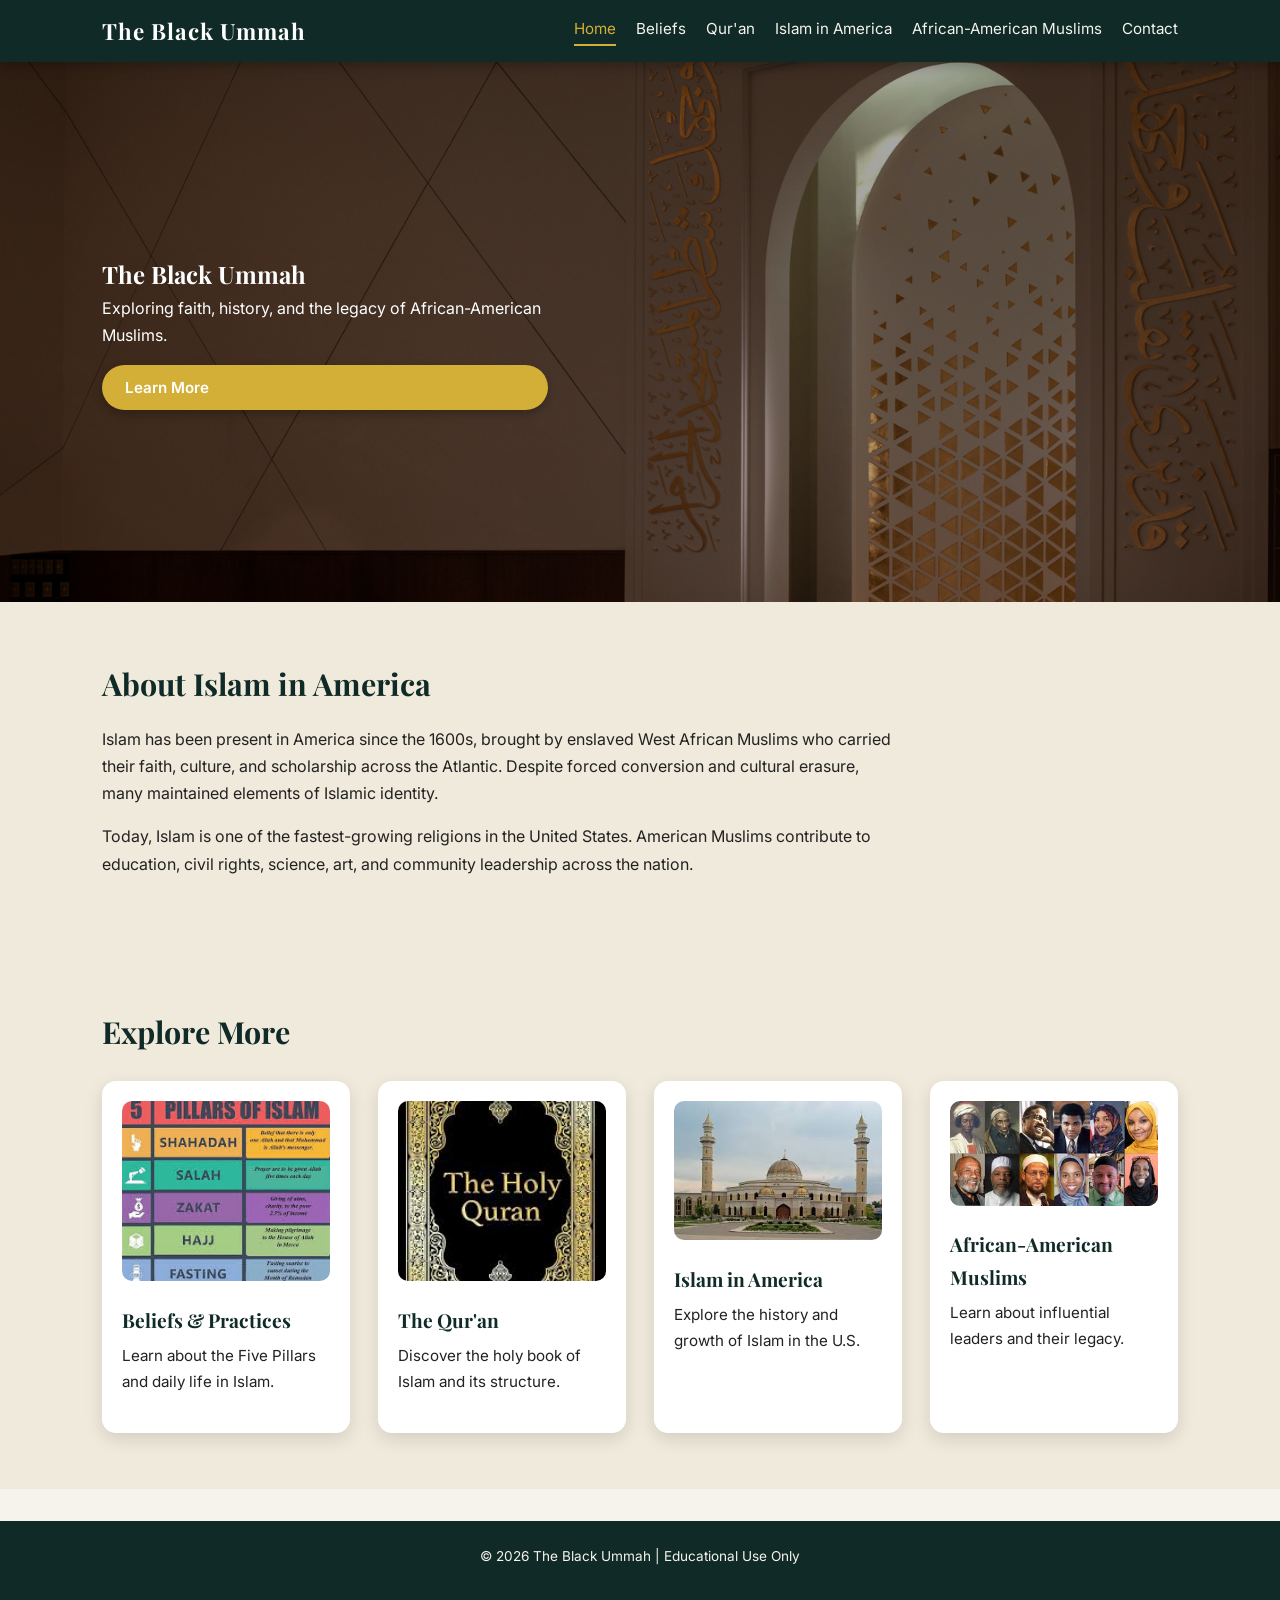
<file: index.html>
<!DOCTYPE html>
<html lang="en">
<head>
    <meta charset="UTF-8">
    <meta name="viewport" content="width=device-width, initial-scale=1.0">
    <title>The Black Ummah</title>
    <link rel="stylesheet" href="style.css">
    <link href="https://fonts.googleapis.com/css2?family=Inter:wght@400;500;600&family=Playfair+Display:wght@600;700&display=swap" rel="stylesheet">
</head>

<body>

<header class="header">
    <div class="logo">The Black Ummah</div>
    <button id="menu-toggle">☰</button>
    <nav>
        <div class="nav-links">
            <a href="index.html" class="active">Home</a>
            <a href="beliefs.html">Beliefs</a>
            <a href="quran.html">Qur'an</a>
            <a href="america.html">Islam in America</a>
            <a href="blackmuslims.html">African-American Muslims</a>
            <a href="contact.html">Contact</a>
        </div>
    </nav>
</header>

<section class="hero">
    <div class="hero-overlay"></div>
    <img src="images/colors-in-islamic-architecture_1.jpg" alt="Islamic Architecture">
    <div class="hero-content">
        <h1>The Black Ummah</h1>
        <p>Exploring faith, history, and the legacy of African-American Muslims.</p>
        <a href="america.html" class="btn">Learn More</a>
    </div>
</section>

<section class="about fade-in">
    <h2>About Islam in America</h2>
    <p>
        Islam has been present in America since the 1600s, brought by enslaved West African Muslims 
        who carried their faith, culture, and scholarship across the Atlantic. Despite forced 
        conversion and cultural erasure, many maintained elements of Islamic identity.
    </p>
    <p>
        Today, Islam is one of the fastest-growing religions in the United States. American Muslims 
        contribute to education, civil rights, science, art, and community leadership across the nation.
    </p>
</section>

<section class="cards fade-in">
    <h2>Explore More</h2>
    <div class="card-container">
        <a href="beliefs.html" class="card">
            <img src="images/5pillars.jpg" alt="Pillars of Islam">
            <h3>Beliefs & Practices</h3>
            <p>Learn about the Five Pillars and daily life in Islam.</p>
        </a>

        <a href="quran.html" class="card">
            <img src="images/quran.jpg" alt="Holy Quran">
            <h3>The Qur'an</h3>
            <p>Discover the holy book of Islam and its structure.</p>
        </a>

        <a href="america.html" class="card">
            <img src="images/mosque.jpg" alt="Mosque in America">
            <h3>Islam in America</h3>
            <p>Explore the history and growth of Islam in the U.S.</p>
        </a>

        <a href="blackmuslims.html" class="card">
            <img src="images/aamuslims.jpg" alt="African-American Muslims">
            <h3>African-American Muslims</h3>
            <p>Learn about influential leaders and their legacy.</p>
        </a>
    </div>
</section>

<footer>
    <p>© 2026 The Black Ummah | Educational Use Only</p>
</footer>

<script>
document.getElementById("menu-toggle").onclick = function() {
    document.querySelector(".nav-links").classList.toggle("active");
};
</script>

</body>
</html>
</file>
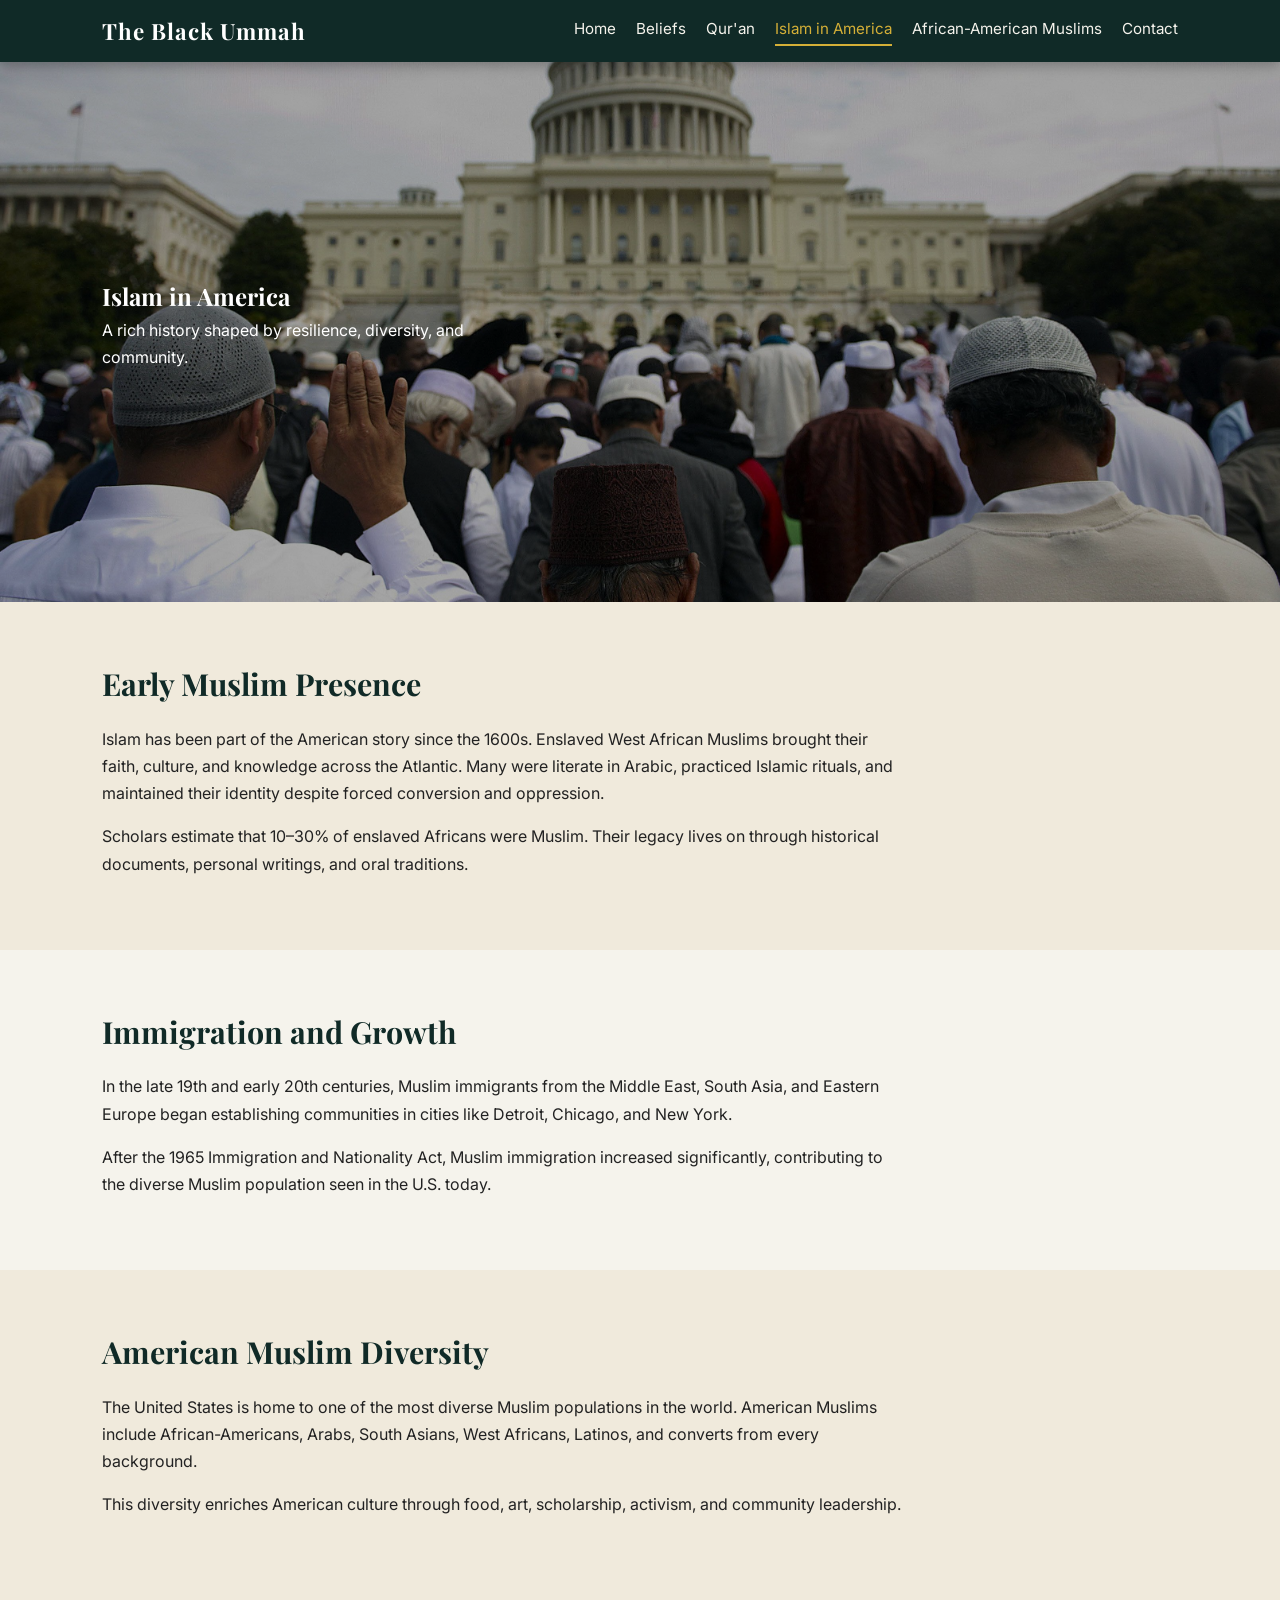
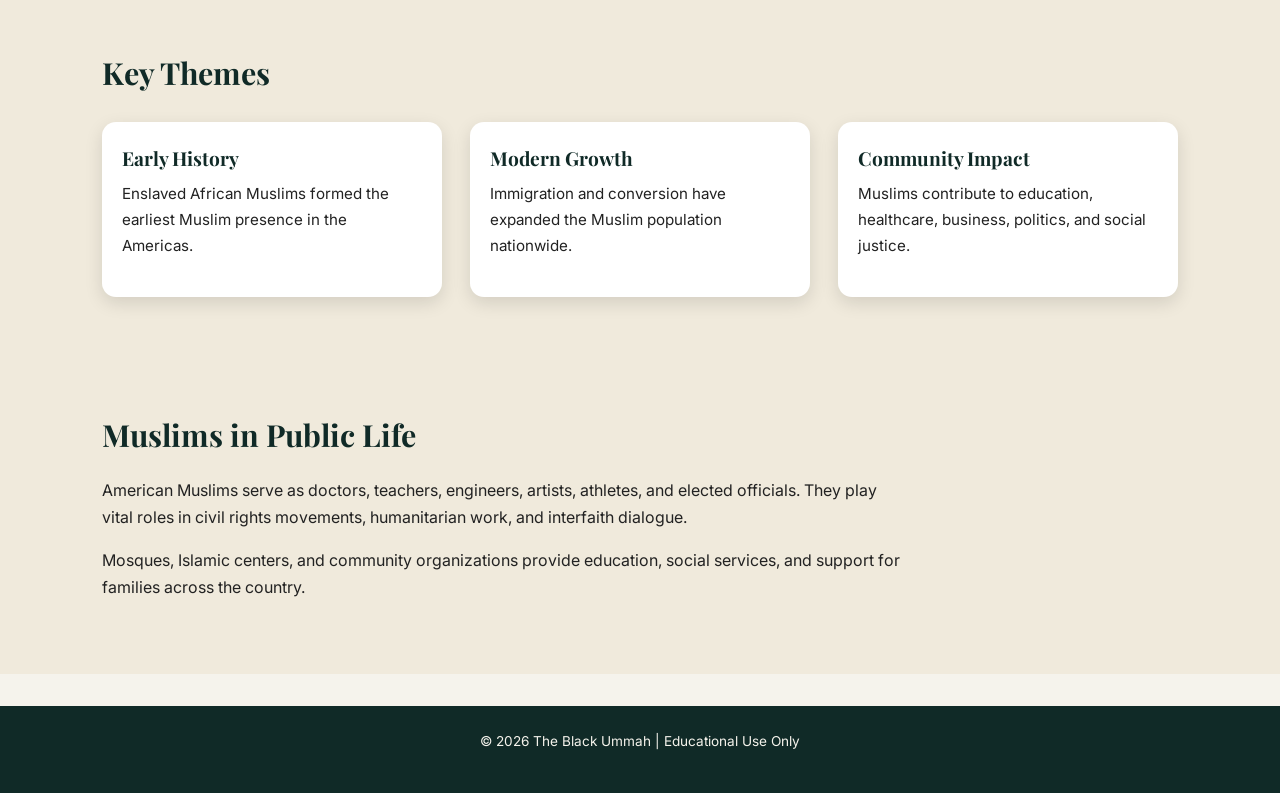
<file: america.html>
<!DOCTYPE html>
<html lang="en">
<head>
    <meta charset="UTF-8">
    <meta name="viewport" content="width=device-width, initial-scale=1.0">
    <title>Islam in America</title>
    <link rel="stylesheet" href="style.css">
    <link href="https://fonts.googleapis.com/css2?family=Inter:wght@400;500;600&family=Playfair+Display:wght@600;700&display=swap" rel="stylesheet">
</head>

<body>

<header class="header">
    <div class="logo">The Black Ummah</div>
    <button id="menu-toggle">☰</button>
    <nav>
        <div class="nav-links">
            <a href="index.html">Home</a>
            <a href="beliefs.html">Beliefs</a>
            <a href="quran.html">Qur'an</a>
            <a href="america.html" class="active">Islam in America</a>
            <a href="blackmuslims.html">African-American Muslims</a>
            <a href="contact.html">Contact</a>
        </div>
    </nav>
</header>

<section class="hero">
    <div class="hero-overlay"></div>
    <img src="images/muslims in america.jpg" alt="Mosque with American Flag">
    <div class="hero-content">
        <h1>Islam in America</h1>
        <p>A rich history shaped by resilience, diversity, and community.</p>
    </div>
</section>

<section class="about fade-in">
    <h2>Early Muslim Presence</h2>
    <p>
        Islam has been part of the American story since the 1600s. Enslaved West African Muslims brought 
        their faith, culture, and knowledge across the Atlantic. Many were literate in Arabic, practiced 
        Islamic rituals, and maintained their identity despite forced conversion and oppression.
    </p>
    <p>
        Scholars estimate that 10–30% of enslaved Africans were Muslim. Their legacy lives on through 
        historical documents, personal writings, and oral traditions.
    </p>
</section>

<section class="about fade-in">
    <h2>Immigration and Growth</h2>
    <p>
        In the late 19th and early 20th centuries, Muslim immigrants from the Middle East, South Asia, 
        and Eastern Europe began establishing communities in cities like Detroit, Chicago, and New York.
    </p>
    <p>
        After the 1965 Immigration and Nationality Act, Muslim immigration increased significantly, 
        contributing to the diverse Muslim population seen in the U.S. today.
    </p>
</section>

<section class="about fade-in">
    <h2>American Muslim Diversity</h2>
    <p>
        The United States is home to one of the most diverse Muslim populations in the world. American 
        Muslims include African-Americans, Arabs, South Asians, West Africans, Latinos, and converts from 
        every background.
    </p>
    <p>
        This diversity enriches American culture through food, art, scholarship, activism, and community 
        leadership.
    </p>
</section>

<section class="cards fade-in">
    <h2>Key Themes</h2>
    <div class="card-container">
        <div class="card">
            <h3>Early History</h3>
            <p>Enslaved African Muslims formed the earliest Muslim presence in the Americas.</p>
        </div>

        <div class="card">
            <h3>Modern Growth</h3>
            <p>Immigration and conversion have expanded the Muslim population nationwide.</p>
        </div>

        <div class="card">
            <h3>Community Impact</h3>
            <p>Muslims contribute to education, healthcare, business, politics, and social justice.</p>
        </div>
    </div>
</section>

<section class="about fade-in">
    <h2>Muslims in Public Life</h2>
    <p>
        American Muslims serve as doctors, teachers, engineers, artists, athletes, and elected officials. 
        They play vital roles in civil rights movements, humanitarian work, and interfaith dialogue.
    </p>
    <p>
        Mosques, Islamic centers, and community organizations provide education, social services, and 
        support for families across the country.
    </p>
</section>

<footer>
    <p>© 2026 The Black Ummah | Educational Use Only</p>
</footer>

<script>
document.getElementById("menu-toggle").onclick = function() {
    document.querySelector(".nav-links").classList.toggle("active");
};
</script>

</body>
</html>
</file>
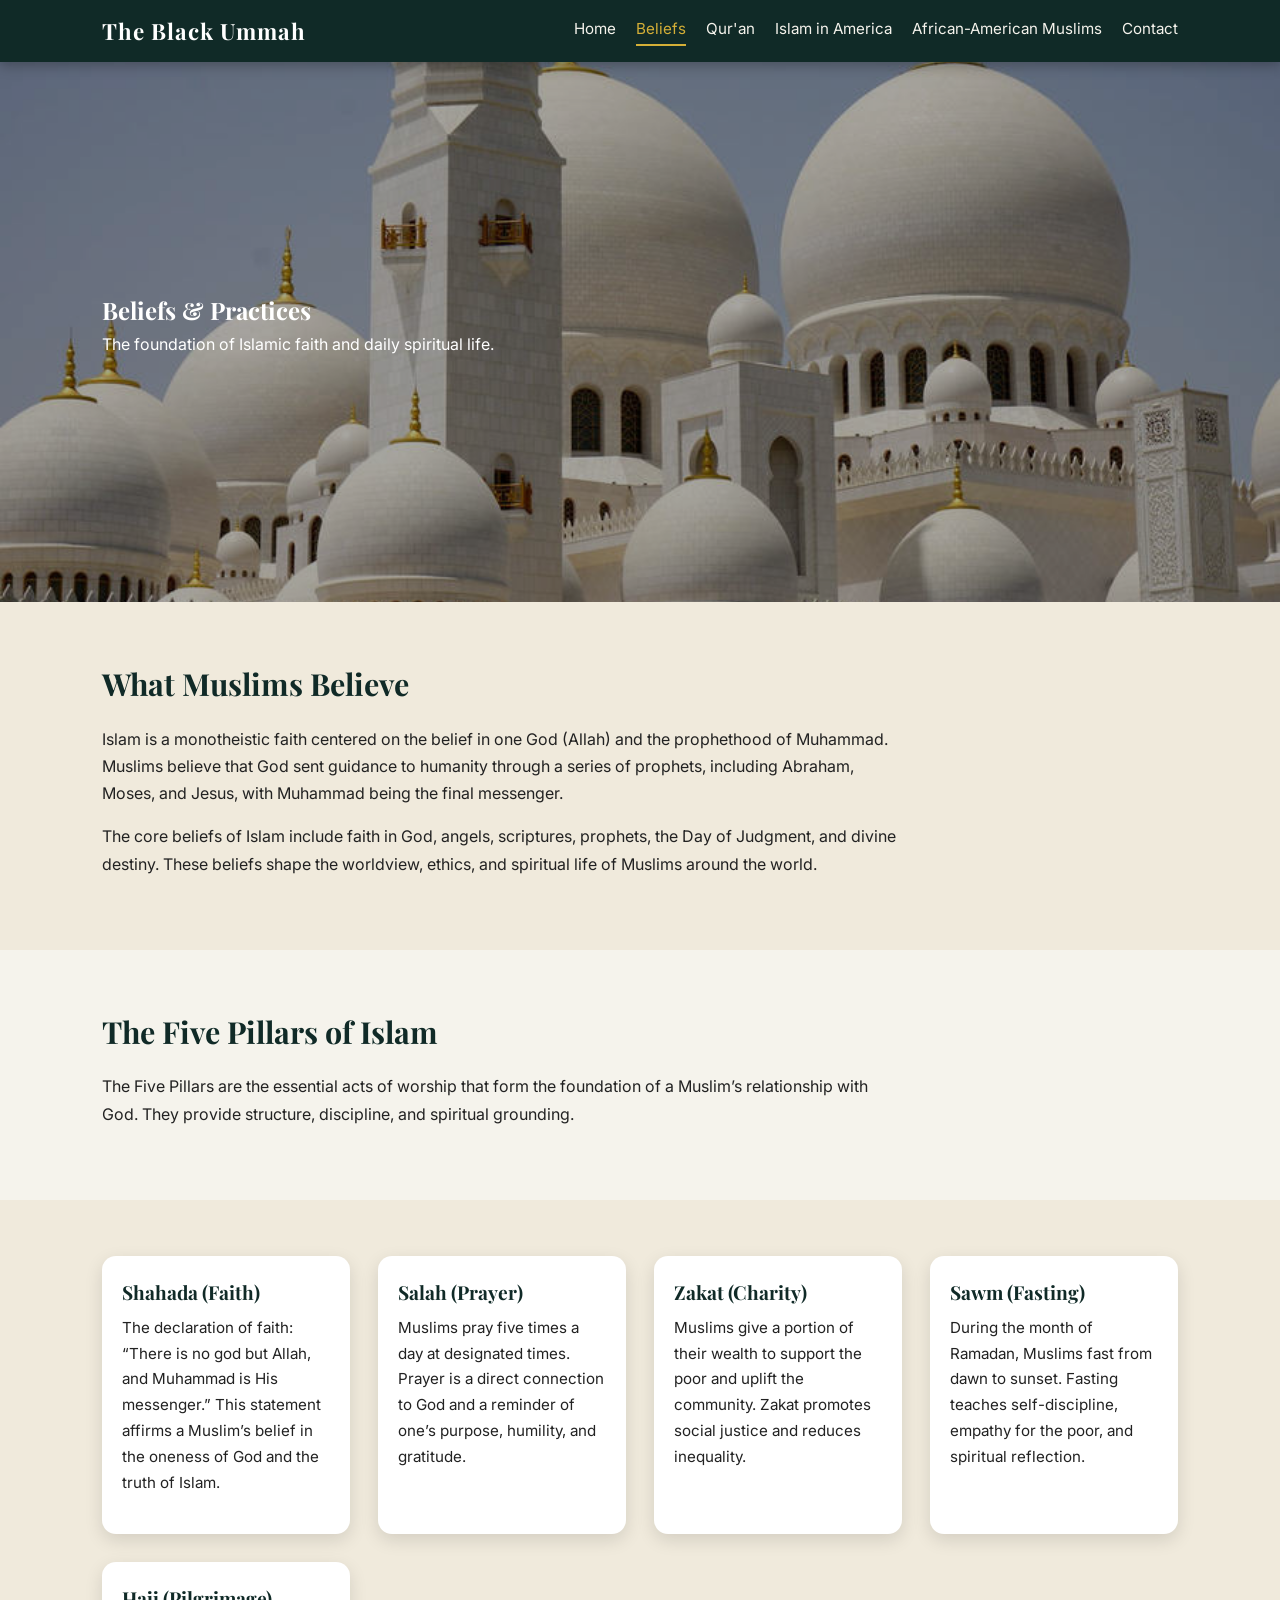
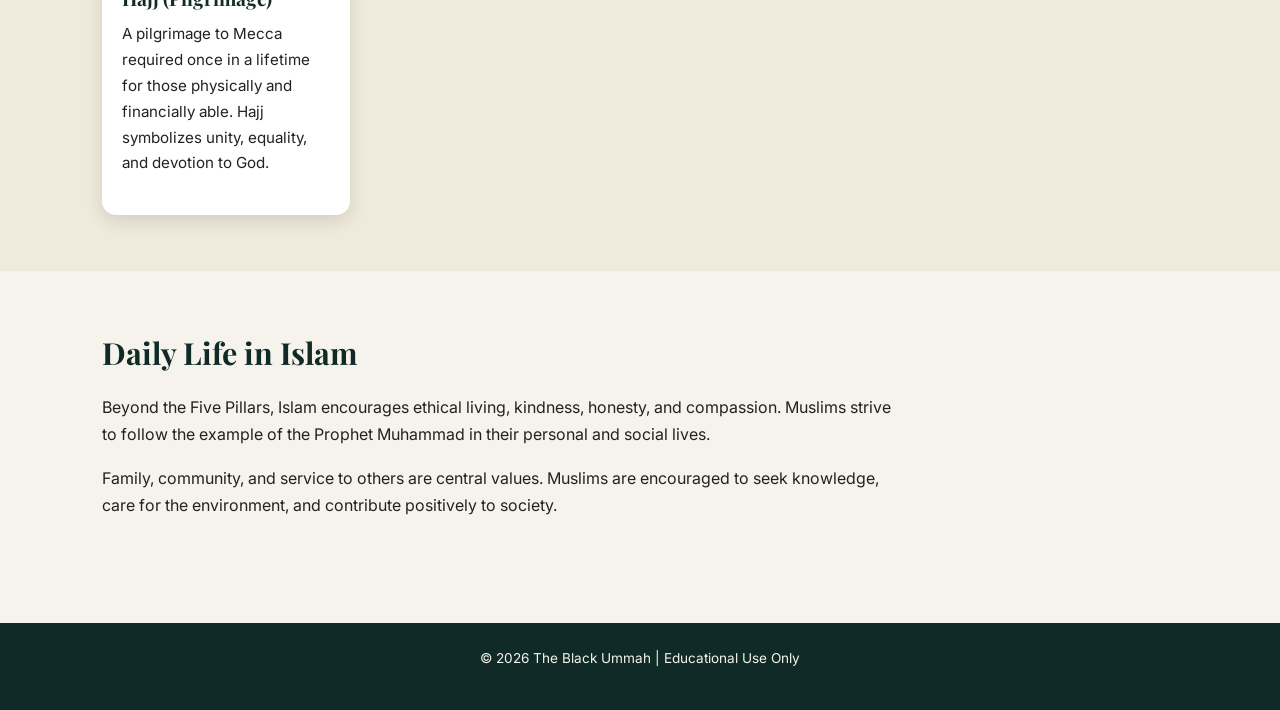
<file: beliefs.html>
<!DOCTYPE html>
<html lang="en">
<head>
    <meta charset="UTF-8">
    <meta name="viewport" content="width=device-width, initial-scale=1.0">
    <title>Beliefs & Practices</title>
    <link rel="stylesheet" href="style.css">
    <link href="https://fonts.googleapis.com/css2?family=Inter:wght@400;500;600&family=Playfair+Display:wght@600;700&display=swap" rel="stylesheet">
</head>

<body>

<header class="header">
    <div class="logo">The Black Ummah</div>
    <button id="menu-toggle">☰</button>
    <nav>
        <div class="nav-links">
            <a href="index.html">Home</a>
            <a href="beliefs.html" class="active">Beliefs</a>
            <a href="quran.html">Qur'an</a>
            <a href="america.html">Islam in America</a>
            <a href="blackmuslims.html">African-American Muslims</a>
            <a href="contact.html">Contact</a>
        </div>
    </nav>
</header>

<section class="hero">
    <div class="hero-overlay"></div>
    <img src="images/white mosque.jpg" alt="Five Pillars of Islam">
    <div class="hero-content">
        <h1>Beliefs & Practices</h1>
        <p>The foundation of Islamic faith and daily spiritual life.</p>
    </div>
</section>

<section class="about fade-in">
    <h2>What Muslims Believe</h2>
    <p>
        Islam is a monotheistic faith centered on the belief in one God (Allah) and the prophethood of 
        Muhammad. Muslims believe that God sent guidance to humanity through a series of prophets, 
        including Abraham, Moses, and Jesus, with Muhammad being the final messenger.
    </p>
    <p>
        The core beliefs of Islam include faith in God, angels, scriptures, prophets, the Day of Judgment, 
        and divine destiny. These beliefs shape the worldview, ethics, and spiritual life of Muslims around 
        the world.
    </p>
</section>

<section class="about fade-in">
    <h2>The Five Pillars of Islam</h2>
    <p>
        The Five Pillars are the essential acts of worship that form the foundation of a Muslim’s 
        relationship with God. They provide structure, discipline, and spiritual grounding.
    </p>
</section>

<section class="cards fade-in">
    <div class="card-container">
        <div class="card">
            <h3>Shahada (Faith)</h3>
            <p>
                The declaration of faith: “There is no god but Allah, and Muhammad is His messenger.” 
                This statement affirms a Muslim’s belief in the oneness of God and the truth of Islam.
            </p>
        </div>

        <div class="card">
            <h3>Salah (Prayer)</h3>
            <p>
                Muslims pray five times a day at designated times. Prayer is a direct connection to God 
                and a reminder of one’s purpose, humility, and gratitude.
            </p>
        </div>

        <div class="card">
            <h3>Zakat (Charity)</h3>
            <p>
                Muslims give a portion of their wealth to support the poor and uplift the community. 
                Zakat promotes social justice and reduces inequality.
            </p>
        </div>

        <div class="card">
            <h3>Sawm (Fasting)</h3>
            <p>
                During the month of Ramadan, Muslims fast from dawn to sunset. Fasting teaches 
                self-discipline, empathy for the poor, and spiritual reflection.
            </p>
        </div>

        <div class="card">
            <h3>Hajj (Pilgrimage)</h3>
            <p>
                A pilgrimage to Mecca required once in a lifetime for those physically and financially 
                able. Hajj symbolizes unity, equality, and devotion to God.
            </p>
        </div>
    </div>
</section>

<section class="about fade-in">
    <h2>Daily Life in Islam</h2>
    <p>
        Beyond the Five Pillars, Islam encourages ethical living, kindness, honesty, and compassion. 
        Muslims strive to follow the example of the Prophet Muhammad in their personal and social lives.
    </p>
    <p>
        Family, community, and service to others are central values. Muslims are encouraged to seek 
        knowledge, care for the environment, and contribute positively to society.
    </p>
</section>

<footer>
    <p>© 2026 The Black Ummah | Educational Use Only</p>
</footer>

<script>
document.getElementById("menu-toggle").onclick = function() {
    document.querySelector(".nav-links").classList.toggle("active");
};
</script>

</body>
</html>
</file>
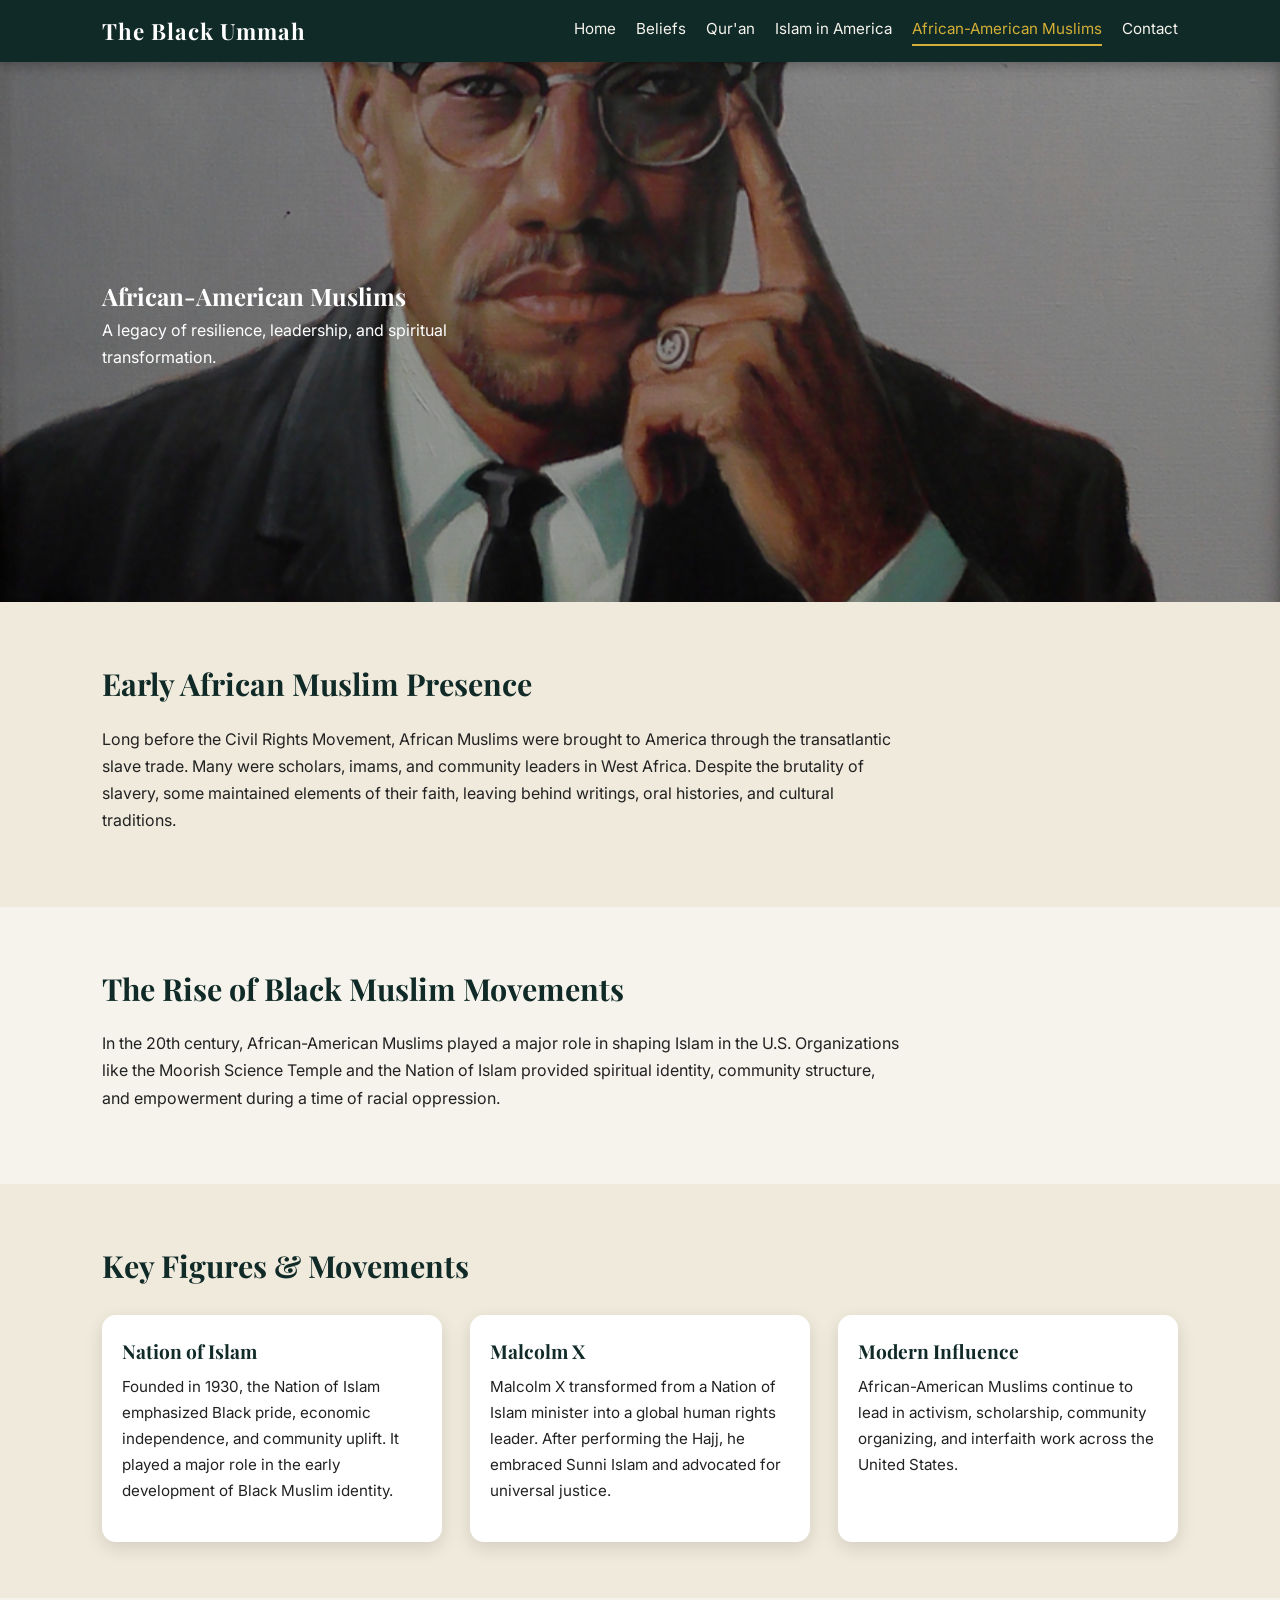
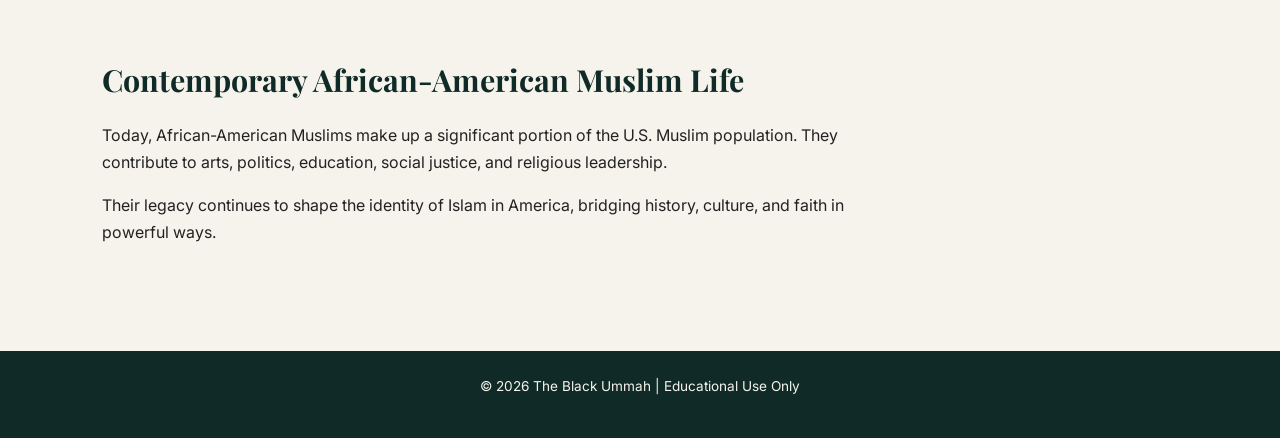
<file: blackmuslims.html>
<!DOCTYPE html>
<html lang="en">
<head>
    <meta charset="UTF-8">
    <meta name="viewport" content="width=device-width, initial-scale=1.0">
    <title>African-American Muslims</title>
    <link rel="stylesheet" href="style.css">
    <link href="https://fonts.googleapis.com/css2?family=Inter:wght@400;500;600&family=Playfair+Display:wght@600;700&display=swap" rel="stylesheet">
</head>

<body>

<header class="header">
    <div class="logo">The Black Ummah</div>
    <button id="menu-toggle">☰</button>
    <nav>
        <div class="nav-links">
            <a href="index.html">Home</a>
            <a href="beliefs.html">Beliefs</a>
            <a href="quran.html">Qur'an</a>
            <a href="america.html">Islam in America</a>
            <a href="blackmuslims.html" class="active">African-American Muslims</a>
            <a href="contact.html">Contact</a>
        </div>
    </nav>
</header>

<section class="hero">
    <div class="hero-overlay"></div>
    <img src="images/MalcolmX.jpg" alt="Malcolm X and Muhammad Ali">
    <div class="hero-content">
        <h1>African-American Muslims</h1>
        <p>A legacy of resilience, leadership, and spiritual transformation.</p>
    </div>
</section>

<section class="about fade-in">
    <h2>Early African Muslim Presence</h2>
    <p>
        Long before the Civil Rights Movement, African Muslims were brought to America through the 
        transatlantic slave trade. Many were scholars, imams, and community leaders in West Africa. 
        Despite the brutality of slavery, some maintained elements of their faith, leaving behind 
        writings, oral histories, and cultural traditions.
    </p>
</section>

<section class="about fade-in">
    <h2>The Rise of Black Muslim Movements</h2>
    <p>
        In the 20th century, African-American Muslims played a major role in shaping Islam in the U.S. 
        Organizations like the Moorish Science Temple and the Nation of Islam provided spiritual identity, 
        community structure, and empowerment during a time of racial oppression.
    </p>
</section>

<section class="cards fade-in">
    <h2>Key Figures & Movements</h2>
    <div class="card-container">
        <div class="card">
            <h3>Nation of Islam</h3>
            <p>
                Founded in 1930, the Nation of Islam emphasized Black pride, economic independence, and 
                community uplift. It played a major role in the early development of Black Muslim identity.
            </p>
        </div>

        <div class="card">
            <h3>Malcolm X</h3>
            <p>
                Malcolm X transformed from a Nation of Islam minister into a global human rights leader. 
                After performing the Hajj, he embraced Sunni Islam and advocated for universal justice.
            </p>
        </div>

        <div class="card">
            <h3>Modern Influence</h3>
            <p>
                African-American Muslims continue to lead in activism, scholarship, community organizing, 
                and interfaith work across the United States.
            </p>
        </div>
    </div>
</section>

<section class="about fade-in">
    <h2>Contemporary African-American Muslim Life</h2>
    <p>
        Today, African-American Muslims make up a significant portion of the U.S. Muslim population. 
        They contribute to arts, politics, education, social justice, and religious leadership.
    </p>
    <p>
        Their legacy continues to shape the identity of Islam in America, bridging history, culture, 
        and faith in powerful ways.
    </p>
</section>

<footer>
    <p>© 2026 The Black Ummah | Educational Use Only</p>
</footer>

<script>
document.getElementById("menu-toggle").onclick = function() {
    document.querySelector(".nav-links").classList.toggle("active");
};
</script>

</body>
</html>
</file>
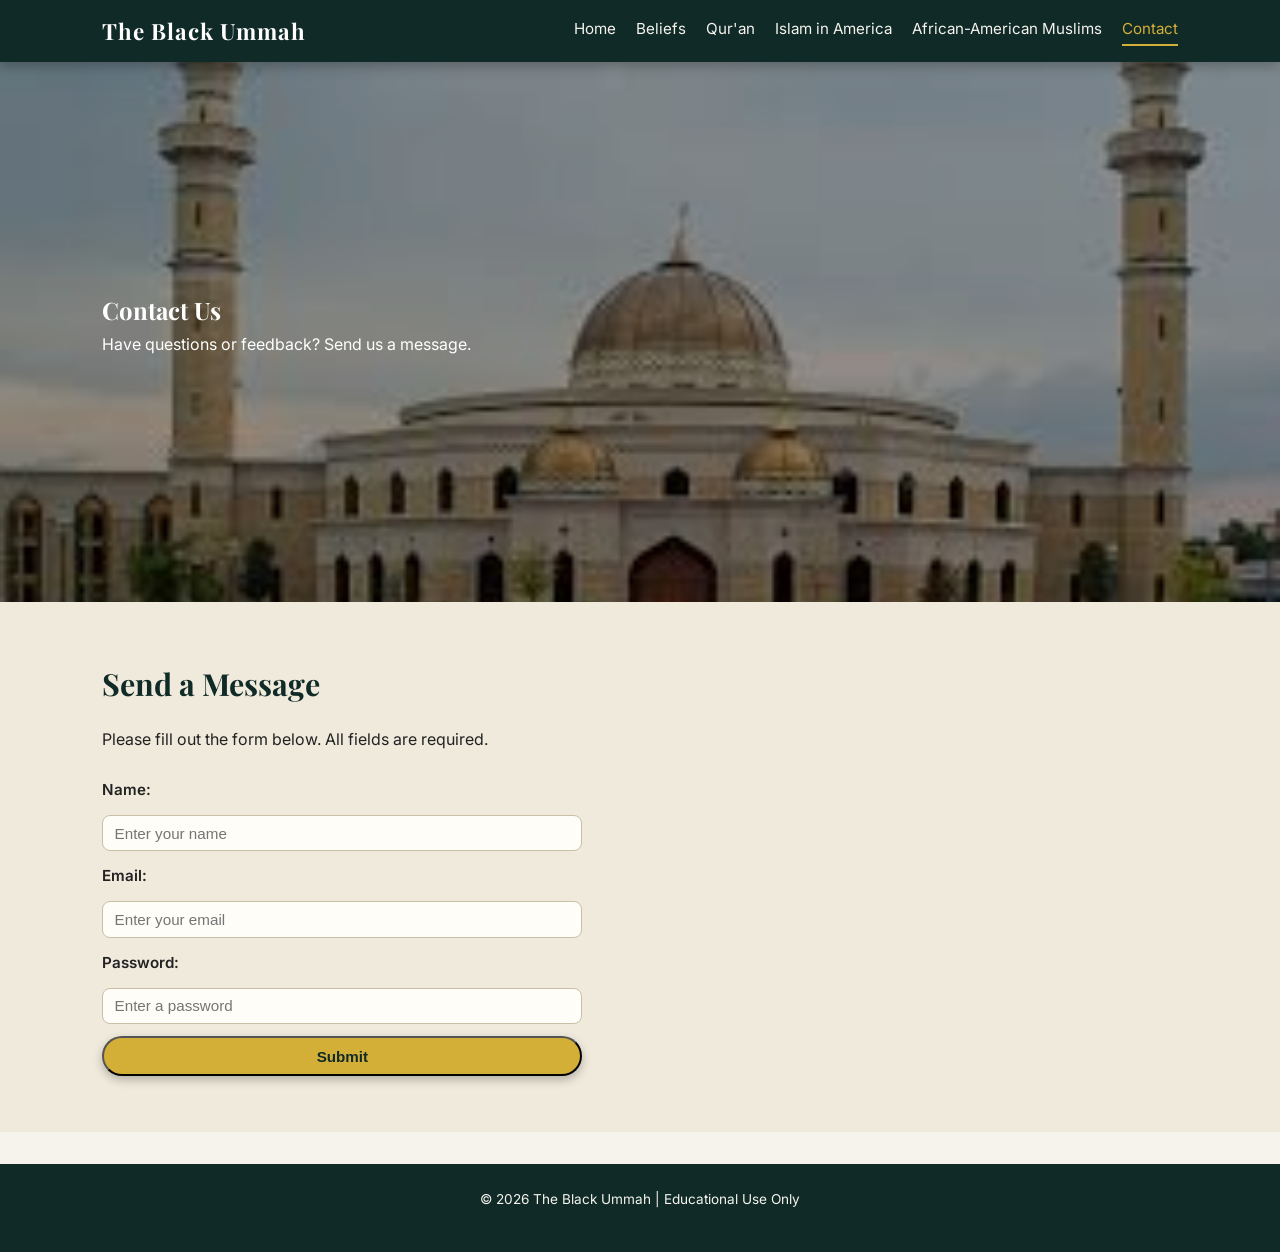
<file: contact.html>
<!DOCTYPE html>
<html lang="en">
<head>
    <meta charset="UTF-8">
    <meta name="viewport" content="width=device-width, initial-scale=1.0">
    <title>Contact Us</title>
    <link rel="stylesheet" href="style.css">
    <link href="https://fonts.googleapis.com/css2?family=Inter:wght@400;500;600&family=Playfair+Display:wght@600;700&display=swap" rel="stylesheet">

    <script>
        // Grant Capers
        // Date: 4/12/2026
        // Project: JavaScript Form Validation
        // This function checks if the form fields are filled out correctly before submission.

        function validateForm() {
            let name = document.forms["myForm"]["name"].value;
            let email = document.forms["myForm"]["email"].value;
            let password = document.forms["myForm"]["password"].value;

            if (name === "") {
                alert("Name must be filled out");
                return false;
            }

            if (email === "") {
                alert("Email must be filled out");
                return false;
            }

            if (!email.includes("@")) {
                alert("Enter a valid email");
                return false;
            }

            if (password.length < 6) {
                alert("Password must be at least 6 characters");
                return false;
            }

            alert("Form submitted successfully!");
            return true;
        }
    </script>
</head>

<body>

<header class="header">
    <div class="logo">The Black Ummah</div>
    <button id="menu-toggle">☰</button>
    <nav>
        <div class="nav-links">
            <a href="index.html">Home</a>
            <a href="beliefs.html">Beliefs</a>
            <a href="quran.html">Qur'an</a>
            <a href="america.html">Islam in America</a>
            <a href="blackmuslims.html">African-American Muslims</a>
            <a href="contact.html" class="active">Contact</a>
        </div>
    </nav>
</header>

<section class="hero">
    <div class="hero-overlay"></div>
    <img src="images/mosque.jpg" alt="Contact Banner">
    <div class="hero-content">
        <h1>Contact Us</h1>
        <p>Have questions or feedback? Send us a message.</p>
    </div>
</section>

<section class="about fade-in">
    <h2>Send a Message</h2>
    <p>Please fill out the form below. All fields are required.</p>

    <form name="myForm" onsubmit="return validateForm()" class="contact-form">
        <label>Name:</label>
        <input type="text" name="name" placeholder="Enter your name">

        <label>Email:</label>
        <input type="text" name="email" placeholder="Enter your email">

        <label>Password:</label>
        <input type="password" name="password" placeholder="Enter a password">

        <input type="submit" value="Submit" class="btn">
    </form>
</section>

<footer>
    <p>© 2026 The Black Ummah | Educational Use Only</p>
</footer>

<script>
document.getElementById("menu-toggle").onclick = function() {
    document.querySelector(".nav-links").classList.toggle("active");
};
</script>

</body>
</file>
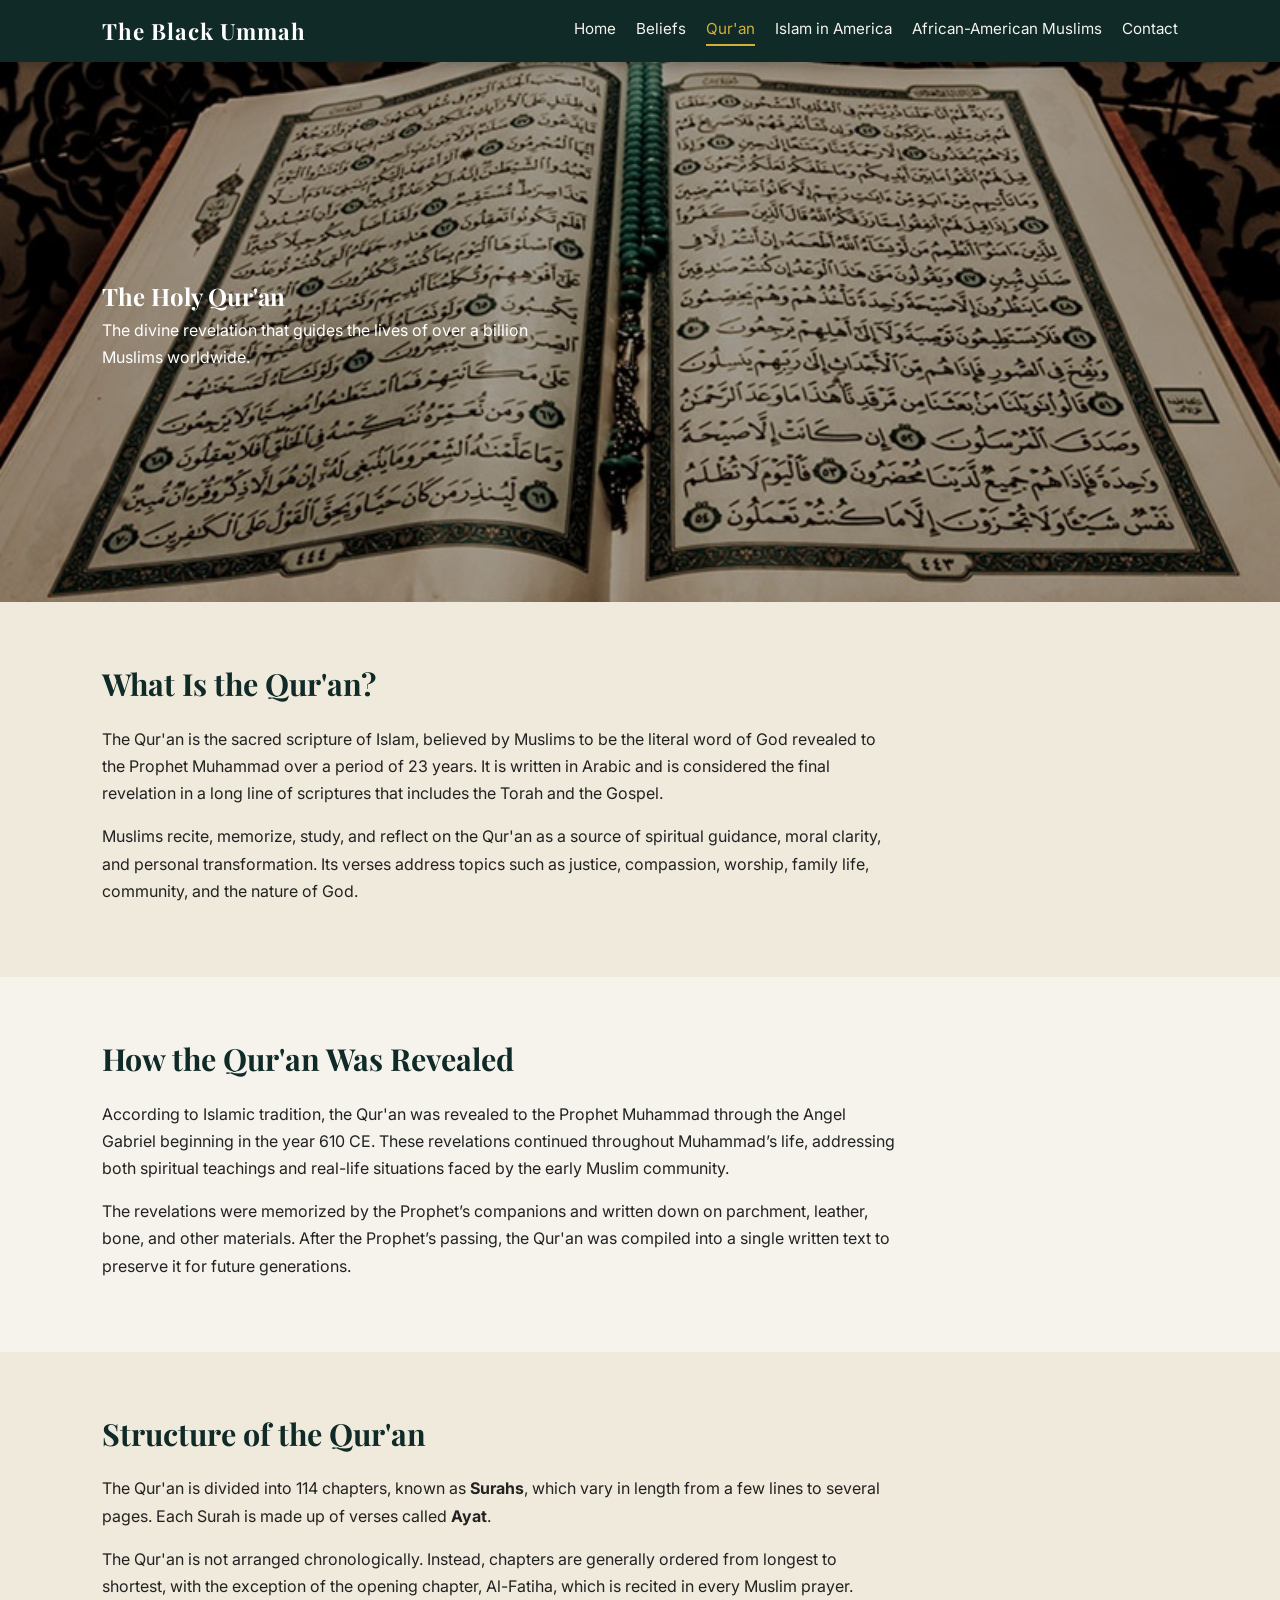
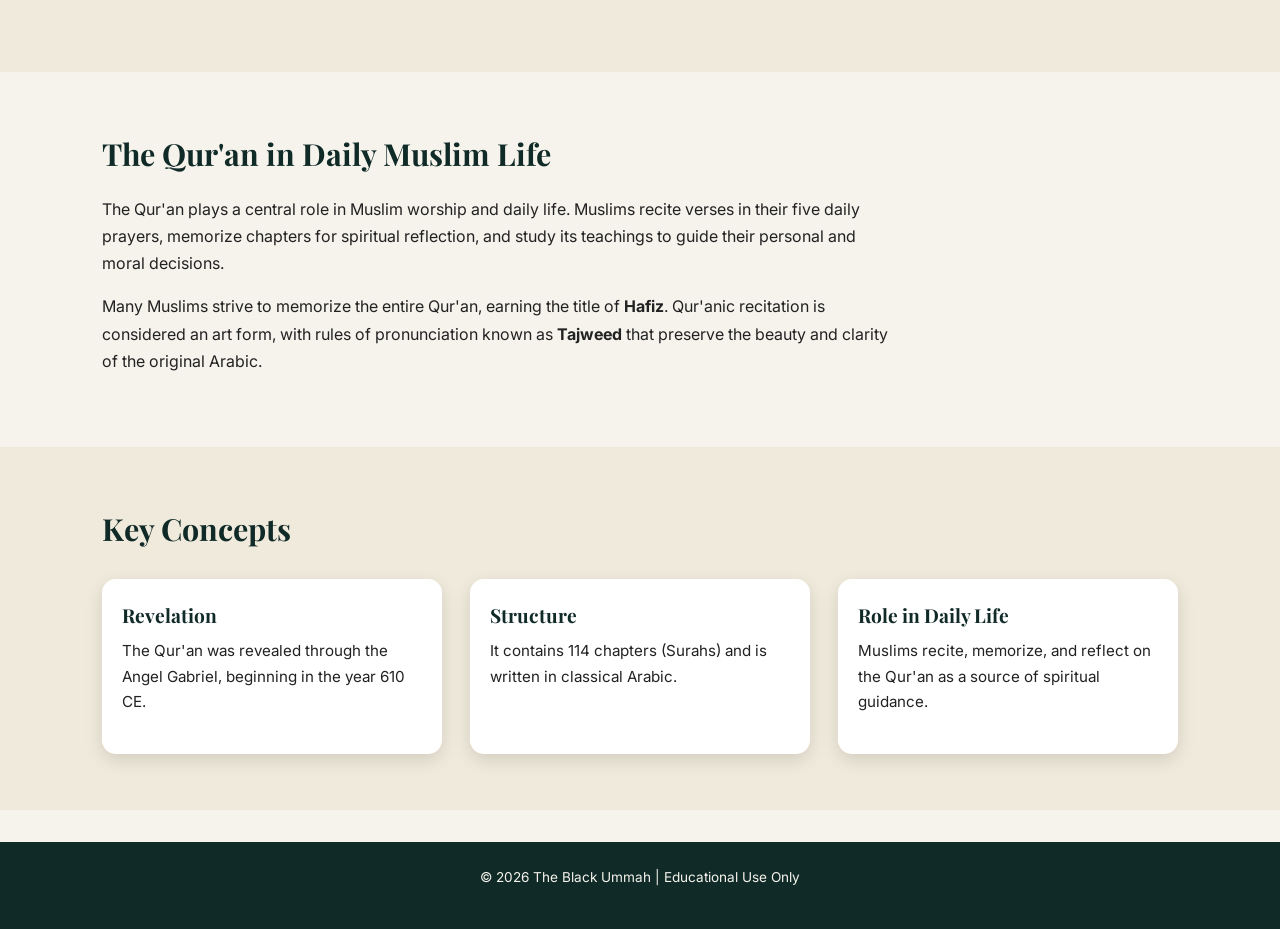
<file: quran.html>
<!DOCTYPE html>
<html lang="en">
<head>
    <meta charset="UTF-8">
    <meta name="viewport" content="width=device-width, initial-scale=1.0">
    <title>The Holy Qur'an</title>
    <link rel="stylesheet" href="style.css">
    <link href="https://fonts.googleapis.com/css2?family=Inter:wght@400;500;600&family=Playfair+Display:wght@600;700&display=swap" rel="stylesheet">
</head>

<body>

<header class="header">
    <div class="logo">The Black Ummah</div>
    <button id="menu-toggle">☰</button>
    <nav>
        <div class="nav-links">
            <a href="index.html">Home</a>
            <a href="beliefs.html">Beliefs</a>
            <a href="quran.html" class="active">Qur'an</a>
            <a href="america.html">Islam in America</a>
            <a href="blackmuslims.html">African-American Muslims</a>
            <a href="contact.html">Contact</a>
        </div>
    </nav>
</header>

<section class="hero">
    <div class="hero-overlay"></div>
    <img src="images/Quran-opened-up.jpg" alt="Qur'an in front of Kaaba">
    <div class="hero-content">
        <h1>The Holy Qur'an</h1>
        <p>The divine revelation that guides the lives of over a billion Muslims worldwide.</p>
    </div>
</section>

<section class="about fade-in">
    <h2>What Is the Qur'an?</h2>
    <p>
        The Qur'an is the sacred scripture of Islam, believed by Muslims to be the literal word of God 
        revealed to the Prophet Muhammad over a period of 23 years. It is written in Arabic and is 
        considered the final revelation in a long line of scriptures that includes the Torah and the Gospel.
    </p>
    <p>
        Muslims recite, memorize, study, and reflect on the Qur'an as a source of spiritual guidance, 
        moral clarity, and personal transformation. Its verses address topics such as justice, compassion, 
        worship, family life, community, and the nature of God.
    </p>
</section>

<section class="about fade-in">
    <h2>How the Qur'an Was Revealed</h2>
    <p>
        According to Islamic tradition, the Qur'an was revealed to the Prophet Muhammad through the Angel 
        Gabriel beginning in the year 610 CE. These revelations continued throughout Muhammad’s life, 
        addressing both spiritual teachings and real-life situations faced by the early Muslim community.
    </p>
    <p>
        The revelations were memorized by the Prophet’s companions and written down on parchment, leather, 
        bone, and other materials. After the Prophet’s passing, the Qur'an was compiled into a single 
        written text to preserve it for future generations.
    </p>
</section>

<section class="about fade-in">
    <h2>Structure of the Qur'an</h2>
    <p>
        The Qur'an is divided into 114 chapters, known as <strong>Surahs</strong>, which vary in length 
        from a few lines to several pages. Each Surah is made up of verses called <strong>Ayat</strong>.
    </p>
    <p>
        The Qur'an is not arranged chronologically. Instead, chapters are generally ordered from longest 
        to shortest, with the exception of the opening chapter, Al-Fatiha, which is recited in every 
        Muslim prayer.
    </p>
</section>

<section class="about fade-in">
    <h2>The Qur'an in Daily Muslim Life</h2>
    <p>
        The Qur'an plays a central role in Muslim worship and daily life. Muslims recite verses in their 
        five daily prayers, memorize chapters for spiritual reflection, and study its teachings to guide 
        their personal and moral decisions.
    </p>
    <p>
        Many Muslims strive to memorize the entire Qur'an, earning the title of <strong>Hafiz</strong>. 
        Qur'anic recitation is considered an art form, with rules of pronunciation known as 
        <strong>Tajweed</strong> that preserve the beauty and clarity of the original Arabic.
    </p>
</section>

<section class="cards fade-in">
    <h2>Key Concepts</h2>
    <div class="card-container">
        <div class="card">
            <h3>Revelation</h3>
            <p>The Qur'an was revealed through the Angel Gabriel, beginning in the year 610 CE.</p>
        </div>

        <div class="card">
            <h3>Structure</h3>
            <p>It contains 114 chapters (Surahs) and is written in classical Arabic.</p>
        </div>

        <div class="card">
            <h3>Role in Daily Life</h3>
            <p>Muslims recite, memorize, and reflect on the Qur'an as a source of spiritual guidance.</p>
        </div>
    </div>
</section>

<footer>
    <p>© 2026 The Black Ummah | Educational Use Only</p>
</footer>

<script>
document.getElementById("menu-toggle").onclick = function() {
    document.querySelector(".nav-links").classList.toggle("active");
};
</script>

</body>
</html>
</file>
<file: style.css>
/* Global styles */
* {
    box-sizing: border-box;
    margin: 0;
    padding: 0;
}

body {
    font-family: 'Inter', system-ui, -apple-system, BlinkMacSystemFont, sans-serif;
    background-color: #f5f3ec;
    color: #222;
    line-height: 1.7;
}

/* Typography */
h1, h2, h3, h4 {
    font-family: 'Playfair Display', 'Times New Roman', serif;
    color: #102a27;
}

p {
    margin-bottom: 1rem;
}

/* Header */
.header {
    position: sticky;
    top: 0;
    z-index: 1000;
    background: #102a27;
    color: #fff;
    display: flex;
    align-items: center;
    justify-content: space-between;
    padding: 0.75rem 8%;
    box-shadow: 0 4px 12px rgba(0,0,0,0.25);
}

.logo {
    font-family: 'Playfair Display', serif;
    font-size: 1.4rem;
    font-weight: 700;
    letter-spacing: 1px;
}

.nav-links {
    display: flex;
    gap: 1.25rem;
}

.nav-links a {
    color: #f5f3ec;
    text-decoration: none;
    font-size: 0.95rem;
    padding-bottom: 0.15rem;
    border-bottom: 2px solid transparent;
    transition: color 0.2s ease, border-color 0.2s ease;
}

.nav-links a:hover {
    color: #d4af37;
    border-color: #d4af37;
}

.nav-links a.active {
    color: #d4af37;
    border-color: #d4af37;
}

/* Mobile menu button */
#menu-toggle {
    display: none;
    background: none;
    border: 1px solid #f5f3ec;
    color: #f5f3ec;
    font-size: 1.2rem;
    padding: 0.25rem 0.5rem;
    border-radius: 4px;
}

/* Hero section */
.hero {
    position: relative;
    height: 60vh;
    min-height: 320px;
    overflow: hidden;
}

.hero img {
    width: 100%;
    height: 100%;
    object-fit: cover;
    filter: brightness(0.65); /* slightly darker for clarity */
    transform: none; /* FIXED: removed blur-causing scale */
}

/* Overlay */
.hero-overlay {
    position: absolute;
    inset: 0;
    background: linear-gradient(to bottom, rgba(0,0,0,0.25), rgba(0,0,0,0.65));
}

/* ⭐ FIXED: FORCE HERO TEXT TO WHITE */
.hero-content {
    position: absolute;
    inset: 0;
    display: flex;
    flex-direction: column;
    justify-content: center;
    padding: 0 8%;
    max-width: 650px;
}

.hero-content h1,
.hero-content h2,
.hero-content h3,
.hero-content p,
.hero-content a {
    color: #ffffff !important;
}

/* Button */
.btn {
    display: inline-block;
    background: #d4af37;
    color: #102a27;
    padding: 0.6rem 1.4rem;
    border-radius: 999px;
    text-decoration: none;
    font-weight: 600;
    font-size: 0.95rem;
    box-shadow: 0 4px 10px rgba(0,0,0,0.25);
    transition: background 0.2s ease, transform 0.15s ease, box-shadow 0.15s ease;
}

.btn:hover {
    background: #e2c45a;
    transform: translateY(-1px);
    box-shadow: 0 6px 14px rgba(0,0,0,0.3);
}

/* Sections */
.about {
    padding: 3.5rem 8%;
    background: #f5f3ec;
}

.about:nth-of-type(even) {
    background: #f0eadc;
}

.about h2 {
    font-size: 1.9rem;
    margin-bottom: 1rem;
}

.about p {
    max-width: 800px;
}

/* Cards section */
.cards {
    padding: 3.5rem 8%;
    background: #f0eadc;
}

.cards h2 {
    font-size: 1.9rem;
    margin-bottom: 1.5rem;
}

.card-container {
    display: grid;
    grid-template-columns: repeat(auto-fit, minmax(230px, 1fr));
    gap: 1.75rem;
}

.card {
    background: #ffffff;
    border-radius: 14px;
    box-shadow: 0 6px 18px rgba(0,0,0,0.12);
    padding: 1.25rem 1.25rem 1.4rem;
    text-decoration: none;
    color: inherit;
    transition: transform 0.18s ease, box-shadow 0.18s ease;
    position: relative;
    overflow: hidden;
}

.card::before {
    content: "";
    position: absolute;
    inset: 0;
    background: radial-gradient(circle at top right, rgba(212,175,55,0.18), transparent 55%);
    opacity: 0;
    transition: opacity 0.2s ease;
}

.card:hover::before {
    opacity: 1;
}

.card:hover {
    transform: translateY(-4px);
    box-shadow: 0 10px 24px rgba(0,0,0,0.18);
}

.card img {
    width: 100%;
    border-radius: 10px;
    margin-bottom: 0.9rem;
    object-fit: cover;
    max-height: 180px;
}

.card h3 {
    font-size: 1.2rem;
    margin-bottom: 0.4rem;
}

.card p {
    font-size: 0.95rem;
}

/* Contact form */
.contact-form {
    max-width: 480px;
    margin-top: 1.5rem;
    display: flex;
    flex-direction: column;
    gap: 0.75rem;
}

.contact-form label {
    font-weight: 600;
    font-size: 0.95rem;
}

.contact-form input[type="text"],
.contact-form input[type="password"] {
    padding: 0.55rem 0.7rem;
    border-radius: 8px;
    border: 1px solid #c9bfa6;
    font-size: 0.95rem;
    outline: none;
    transition: border-color 0.15s ease, box-shadow 0.15s ease;
    background: #fffdf7;
}

.contact-form input[type="text"]:focus,
.contact-form input[type="password"]:focus {
    border-color: #d4af37;
    box-shadow: 0 0 0 2px rgba(212,175,55,0.25);
}

/* Footer */
footer {
    background: #102a27;
    color: #f5f3ec;
    text-align: center;
    padding: 1.5rem 8%;
    font-size: 0.85rem;
    margin-top: 2rem;
}

/* Fade-in animation */
.fade-in {
    opacity: 0;
    transform: translateY(12px);
    animation: fadeInUp 0.7s ease forwards;
}

@keyframes fadeInUp {
    to {
        opacity: 1;
        transform: translateY(0);
    }
}

/* Responsive */
@media (max-width: 800px) {
    .header {
        padding: 0.6rem 6%;
    }

    #menu-toggle {
        display: block;
    }

    .nav-links {
        position: absolute;
        top: 100%;
        right: 0;
        background: #102a27;
        flex-direction: column;
        align-items: flex-start;
        padding: 0.75rem 1.25rem;
        gap: 0.75rem;
        display: none;
        box-shadow: 0 6px 18px rgba(0,0,0,0.35);
    }

    .nav-links.active {
        display: flex;
    }

    .hero-content {
        padding: 0 6%;
    }

    .hero-content h1 {
        font-size: 2.1rem;
    }

    .about, .cards {
        padding: 2.75rem 6%;
    }
}
</file>
